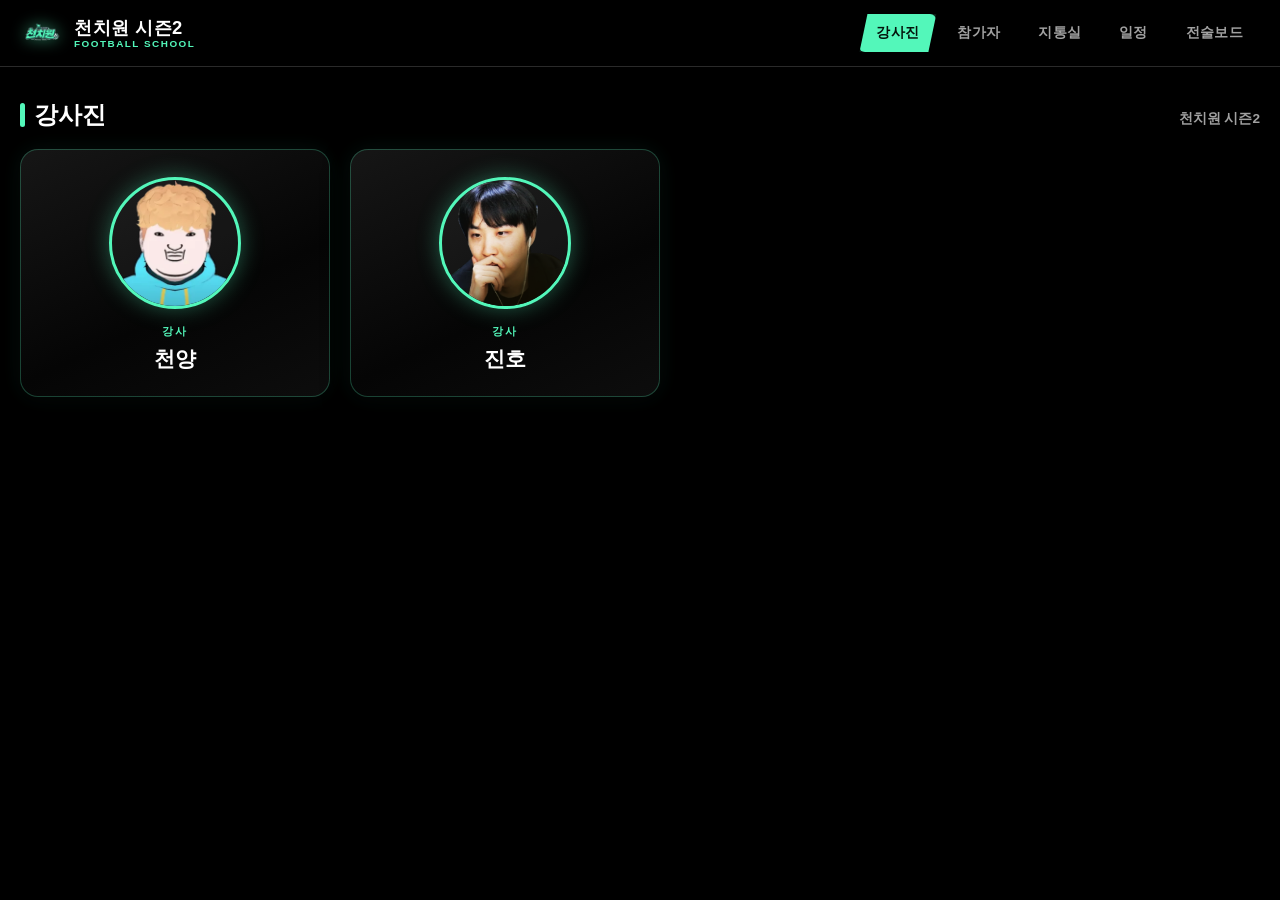
<file: index.html>
<!DOCTYPE html>
<html lang="ko">
<head>
<meta charset="UTF-8" />
<meta name="viewport" content="width=device-width, initial-scale=1.0" />
<title>천치원 시즌2</title>
<link rel="icon" href="logo.png" />
<link rel="stylesheet" href="css/style.css?v=161c374" />
<link rel="stylesheet" href="css/formation.css?v=161c374" />
</head>
<body>

<!-- 참가자 카드 방패형 테두리용 SVG clipPath: CSS clip-path: polygon()은 대각선 모서리가
     계단현상(jagged edge)으로 거칠게 보여서, 안티앨리어싱이 되는 SVG clipPath로 대체 -->
<svg width="0" height="0" style="position:absolute" aria-hidden="true">
  <defs>
    <clipPath id="participant-shield-clip" clipPathUnits="objectBoundingBox">
      <polygon points="0.1,0 0.9,0 1,0.1 1,0.85 0.5,1 0,0.85 0,0.1" />
    </clipPath>
  </defs>
</svg>

<div class="bg-glow"></div>

<header class="topbar">
  <div class="topbar-inner">
    <div class="brand">
      <img src="logo.png" alt="천치원 로고" class="brand-logo" />
      <div class="brand-text">
        <span class="brand-name club-name-slot">천치원 시즌2</span>
        <span class="brand-sub">FOOTBALL SCHOOL</span>
      </div>
    </div>
    <nav class="nav-tabs">
      <button class="nav-tab active" data-tab="tab-instructors">강사진</button>
      <button class="nav-tab" data-tab="tab-applicants">참가자</button>
      <button class="nav-tab" data-tab="tab-control">지통실</button>
      <button class="nav-tab" data-tab="tab-schedule">일정</button>
      <button class="nav-tab" data-tab="tab-board">전술보드</button>
    </nav>
  </div>
</header>

<main>

  <!-- ================= 강사진 ================= -->
  <section id="tab-instructors" class="tab-panel active">
    <div class="section-head">
      <h2 class="section-title">강사진</h2>
      <span class="section-sub club-name-slot">천치원 시즌2</span>
    </div>
    <div id="instructor-grid" class="instructor-grid"></div>
  </section>

  <!-- ================= 참가자 (FC26 시리즈 카드 스타일) ================= -->
  <section id="tab-applicants" class="tab-panel">
    <div class="section-head">
      <h2 class="section-title">참가자</h2>
      <span class="section-sub" id="post-feed-count">0명 참가</span>
    </div>
    <div class="post-feed-toolbar">
      <input id="post-feed-search" class="post-feed-search" type="text" placeholder="닉네임 검색..." autocomplete="off" />
      <div class="post-feed-sort-toolbar">
        <button id="post-feed-position-filter-btn" class="sort-btn" type="button">포지션별 필터</button>
        <button class="sort-btn" data-sort="likes">UP순</button>
      </div>
    </div>
    <div id="post-feed" class="post-feed"></div>
  </section>

  <!-- 포지션별 필터 팝업 (참가자 탭) -->
  <div id="position-filter-modal" class="modal-overlay" hidden>
    <div class="modal-panel position-filter-panel" role="dialog" aria-modal="true" aria-labelledby="position-filter-title">
      <div class="modal-head">
        <h3 id="position-filter-title">포지션</h3>
        <button id="position-filter-close" class="modal-close-btn" type="button" aria-label="닫기">×</button>
      </div>
      <div class="position-filter-rows">
        <div class="position-filter-row">
          <label class="position-filter-chip position-filter-chip--all"><input type="checkbox" data-group="fw" data-role="group-all" />FW 전체</label>
          <label class="position-filter-chip"><input type="checkbox" data-token="ST" data-group="fw" />ST</label>
          <label class="position-filter-chip"><input type="checkbox" data-token="CF" data-group="fw" />CF</label>
          <label class="position-filter-chip"><input type="checkbox" data-token="LW" data-group="fw" />LW</label>
          <label class="position-filter-chip"><input type="checkbox" data-token="RW" data-group="fw" />RW</label>
        </div>
        <div class="position-filter-row">
          <label class="position-filter-chip position-filter-chip--all"><input type="checkbox" data-group="mf" data-role="group-all" />MF 전체</label>
          <label class="position-filter-chip"><input type="checkbox" data-token="CM" data-group="mf" />CM</label>
          <label class="position-filter-chip"><input type="checkbox" data-token="CAM" data-group="mf" />CAM</label>
          <label class="position-filter-chip"><input type="checkbox" data-token="CDM" data-group="mf" />CDM</label>
          <label class="position-filter-chip"><input type="checkbox" data-token="LM" data-group="mf" />LM</label>
          <label class="position-filter-chip"><input type="checkbox" data-token="RM" data-group="mf" />RM</label>
        </div>
        <div class="position-filter-row">
          <label class="position-filter-chip position-filter-chip--all"><input type="checkbox" data-group="df" data-role="group-all" />DF 전체</label>
          <label class="position-filter-chip"><input type="checkbox" data-token="CB" data-group="df" />CB</label>
          <label class="position-filter-chip"><input type="checkbox" data-token="RB" data-group="df" />RB</label>
          <label class="position-filter-chip"><input type="checkbox" data-token="LB" data-group="df" />LB</label>
          <label class="position-filter-chip"><input type="checkbox" data-token="RWB" data-group="df" />RWB</label>
          <label class="position-filter-chip"><input type="checkbox" data-token="LWB" data-group="df" />LWB</label>
        </div>
        <div class="position-filter-row">
          <label class="position-filter-chip position-filter-chip--all"><input type="checkbox" data-group="gk" data-role="group-all" />GK 전체</label>
        </div>
        <div class="position-filter-row">
          <label class="position-filter-chip position-filter-chip--all"><input type="checkbox" data-role="none" />포지션 없음</label>
        </div>
      </div>
      <div class="modal-actions">
        <button id="position-filter-reset" class="sort-btn" type="button">초기화</button>
      </div>
    </div>
  </div>

  <!-- 포지션별 필터 팝업 (지통실 탭) -->
  <div id="control-position-filter-modal" class="modal-overlay" hidden>
    <div class="modal-panel position-filter-panel" role="dialog" aria-modal="true" aria-labelledby="control-position-filter-title">
      <div class="modal-head">
        <h3 id="control-position-filter-title">포지션</h3>
        <button id="control-position-filter-close" class="modal-close-btn" type="button" aria-label="닫기">×</button>
      </div>
      <div class="position-filter-rows">
        <div class="position-filter-row">
          <label class="position-filter-chip position-filter-chip--all"><input type="checkbox" data-group="fw" data-role="group-all" />FW 전체</label>
          <label class="position-filter-chip"><input type="checkbox" data-token="ST" data-group="fw" />ST</label>
          <label class="position-filter-chip"><input type="checkbox" data-token="CF" data-group="fw" />CF</label>
          <label class="position-filter-chip"><input type="checkbox" data-token="LW" data-group="fw" />LW</label>
          <label class="position-filter-chip"><input type="checkbox" data-token="RW" data-group="fw" />RW</label>
        </div>
        <div class="position-filter-row">
          <label class="position-filter-chip position-filter-chip--all"><input type="checkbox" data-group="mf" data-role="group-all" />MF 전체</label>
          <label class="position-filter-chip"><input type="checkbox" data-token="CM" data-group="mf" />CM</label>
          <label class="position-filter-chip"><input type="checkbox" data-token="CAM" data-group="mf" />CAM</label>
          <label class="position-filter-chip"><input type="checkbox" data-token="CDM" data-group="mf" />CDM</label>
          <label class="position-filter-chip"><input type="checkbox" data-token="LM" data-group="mf" />LM</label>
          <label class="position-filter-chip"><input type="checkbox" data-token="RM" data-group="mf" />RM</label>
        </div>
        <div class="position-filter-row">
          <label class="position-filter-chip position-filter-chip--all"><input type="checkbox" data-group="df" data-role="group-all" />DF 전체</label>
          <label class="position-filter-chip"><input type="checkbox" data-token="CB" data-group="df" />CB</label>
          <label class="position-filter-chip"><input type="checkbox" data-token="RB" data-group="df" />RB</label>
          <label class="position-filter-chip"><input type="checkbox" data-token="LB" data-group="df" />LB</label>
          <label class="position-filter-chip"><input type="checkbox" data-token="RWB" data-group="df" />RWB</label>
          <label class="position-filter-chip"><input type="checkbox" data-token="LWB" data-group="df" />LWB</label>
        </div>
        <div class="position-filter-row">
          <label class="position-filter-chip position-filter-chip--all"><input type="checkbox" data-group="gk" data-role="group-all" />GK 전체</label>
        </div>
        <div class="position-filter-row">
          <label class="position-filter-chip position-filter-chip--all"><input type="checkbox" data-role="none" />포지션 없음</label>
        </div>
      </div>
      <div class="modal-actions">
        <button id="control-position-filter-reset" class="sort-btn" type="button">초기화</button>
      </div>
    </div>
  </div>

  <!-- 포지션별 필터 팝업 (전술보드 탭) -->
  <div id="roster-position-filter-modal" class="modal-overlay" hidden>
    <div class="modal-panel position-filter-panel" role="dialog" aria-modal="true" aria-labelledby="roster-position-filter-title">
      <div class="modal-head">
        <h3 id="roster-position-filter-title">포지션</h3>
        <button id="roster-position-filter-close" class="modal-close-btn" type="button" aria-label="닫기">×</button>
      </div>
      <div class="position-filter-rows">
        <div class="position-filter-row">
          <label class="position-filter-chip position-filter-chip--all"><input type="checkbox" data-group="fw" data-role="group-all" />FW 전체</label>
          <label class="position-filter-chip"><input type="checkbox" data-token="ST" data-group="fw" />ST</label>
          <label class="position-filter-chip"><input type="checkbox" data-token="CF" data-group="fw" />CF</label>
          <label class="position-filter-chip"><input type="checkbox" data-token="LW" data-group="fw" />LW</label>
          <label class="position-filter-chip"><input type="checkbox" data-token="RW" data-group="fw" />RW</label>
        </div>
        <div class="position-filter-row">
          <label class="position-filter-chip position-filter-chip--all"><input type="checkbox" data-group="mf" data-role="group-all" />MF 전체</label>
          <label class="position-filter-chip"><input type="checkbox" data-token="CM" data-group="mf" />CM</label>
          <label class="position-filter-chip"><input type="checkbox" data-token="CAM" data-group="mf" />CAM</label>
          <label class="position-filter-chip"><input type="checkbox" data-token="CDM" data-group="mf" />CDM</label>
          <label class="position-filter-chip"><input type="checkbox" data-token="LM" data-group="mf" />LM</label>
          <label class="position-filter-chip"><input type="checkbox" data-token="RM" data-group="mf" />RM</label>
        </div>
        <div class="position-filter-row">
          <label class="position-filter-chip position-filter-chip--all"><input type="checkbox" data-group="df" data-role="group-all" />DF 전체</label>
          <label class="position-filter-chip"><input type="checkbox" data-token="CB" data-group="df" />CB</label>
          <label class="position-filter-chip"><input type="checkbox" data-token="RB" data-group="df" />RB</label>
          <label class="position-filter-chip"><input type="checkbox" data-token="LB" data-group="df" />LB</label>
          <label class="position-filter-chip"><input type="checkbox" data-token="RWB" data-group="df" />RWB</label>
          <label class="position-filter-chip"><input type="checkbox" data-token="LWB" data-group="df" />LWB</label>
        </div>
        <div class="position-filter-row">
          <label class="position-filter-chip position-filter-chip--all"><input type="checkbox" data-group="gk" data-role="group-all" />GK 전체</label>
        </div>
        <div class="position-filter-row">
          <label class="position-filter-chip position-filter-chip--all"><input type="checkbox" data-role="none" />포지션 없음</label>
        </div>
      </div>
      <div class="modal-actions">
        <button id="roster-position-filter-reset" class="sort-btn" type="button">초기화</button>
      </div>
    </div>
  </div>

  <!-- ================= 지통실 (방송 현황판) ================= -->
  <section id="tab-control" class="tab-panel">
    <div class="section-head">
      <h2 class="section-title">지통실</h2>
      <span class="section-sub" id="control-count">0명 참가</span>
    </div>
    <div class="control-toolbar">
      <button id="control-position-filter-btn" class="sort-btn" type="button">포지션별 필터</button>
      <button id="control-only-fc26" class="sort-btn active" type="button" title="방송 태그가 EA Sports FC 26인 방송만 보여줘요">잔디만 보기</button>
      <button id="control-refresh-btn" class="sort-btn control-refresh-btn" type="button">방송 새로고침</button>
    </div>
    <div id="control-grid" class="applicant-grid"></div>
  </section>

  <!-- ================= 일정 ================= -->
  <section id="tab-schedule" class="tab-panel">
    <div class="section-head">
      <h2 class="section-title">일정</h2>
      <span class="section-sub club-name-slot">천치원 시즌2</span>
    </div>

    <div class="calendar-toolbar">
      <button id="calendar-prev" class="calendar-nav-btn" aria-label="이전 달">‹</button>
      <span id="calendar-month-label" class="calendar-month-label">2026년 8월</span>
      <button id="calendar-next" class="calendar-nav-btn" aria-label="다음 달">›</button>
    </div>

    <div class="calendar-weekdays">
      <span class="calendar-weekday calendar-weekday--sun">일</span>
      <span class="calendar-weekday">월</span>
      <span class="calendar-weekday">화</span>
      <span class="calendar-weekday">수</span>
      <span class="calendar-weekday">목</span>
      <span class="calendar-weekday">금</span>
      <span class="calendar-weekday calendar-weekday--sat">토</span>
    </div>
    <div id="calendar-grid" class="calendar-grid"></div>
  </section>

  <!-- ================= 전술보드 ================= -->
  <section id="tab-board" class="tab-panel">
    <div class="section-head">
      <div class="board-title-row">
        <h2 class="section-title">전술보드</h2>
        <div class="orientation-toggle">
          <button id="orientation-landscape" class="sort-btn orientation-btn active" data-orientation="landscape" type="button">↔ 가로</button>
          <button id="orientation-portrait" class="sort-btn orientation-btn" data-orientation="portrait" type="button">↕ 세로</button>
        </div>
      </div>
    </div>

    <div class="board-stage">
      <div class="pitch-wrap">
        <div id="pitch" class="pitch">
          <svg viewBox="-2 -9 109 86" preserveAspectRatio="xMidYMid meet">
            <defs>
              <clipPath id="grassClip">
                <rect x="-2" y="-9" width="109" height="86" />
              </clipPath>
            </defs>

            <!-- 잔디: 그라운드뿐 아니라 위아래 사이드라인 밖 벤치 공간까지 같은 색으로 연장 -->
            <g clip-path="url(#grassClip)">
              <rect x="-2" y="-9" width="109" height="86" fill="#0d3d20" />
              <g fill="#0f4526">
                <rect x="-2"   y="-9" width="10.7" height="86" />
                <rect x="18.8" y="-9" width="10.7" height="86" />
                <rect x="39.9" y="-9" width="10.7" height="86" />
                <rect x="61"   y="-9" width="10.7" height="86" />
                <rect x="82.1" y="-9" width="10.7" height="86" />
                <rect x="103.2" y="-9" width="10.7" height="86" />
              </g>
            </g>

            <!-- 위아래 사이드라인 밖 벤치 공간 표시 -->
            <g fill="#e9fff2" fill-opacity="0.18" font-size="3.6" font-weight="700" letter-spacing="1.3" text-anchor="middle">
              <text x="52.5" y="-3">BENCH</text>
              <text x="52.5" y="73">BENCH</text>
            </g>
            <g fill="none" stroke="#e9fff2" stroke-width="0.35" stroke-opacity="0.85">
              <rect x="0" y="0" width="105" height="68" />
              <line x1="52.5" y1="0" x2="52.5" y2="68" />
              <circle cx="52.5" cy="34" r="9.15" />
              <rect x="0" y="13.84" width="16.5" height="40.32" />
              <rect x="0" y="24.84" width="5.5" height="18.32" />
              <path d="M 16.5 26.69 A 9.15 9.15 0 0 1 16.5 41.31" />
              <rect x="88.5" y="13.84" width="16.5" height="40.32" />
              <rect x="99.5" y="24.84" width="5.5" height="18.32" />
              <path d="M 88.5 26.69 A 9.15 9.15 0 0 0 88.5 41.31" />
              <path d="M -1.5 30.34 L 0 30.34" />
              <path d="M -1.5 37.66 L 0 37.66" />
              <path d="M 105 30.34 L 106.5 30.34" />
              <path d="M 105 37.66 L 106.5 37.66" />
              <path d="M 1 0 A 1 1 0 0 1 0 1" />
              <path d="M 0 67 A 1 1 0 0 1 1 68" />
              <path d="M 104 68 A 1 1 0 0 1 105 67" />
              <path d="M 105 1 A 1 1 0 0 1 104 0" />
            </g>
            <g fill="#e9fff2" fill-opacity="0.85">
              <circle cx="52.5" cy="34" r="0.35" />
              <circle cx="11" cy="34" r="0.35" />
              <circle cx="94" cy="34" r="0.35" />
            </g>
          </svg>
          <div id="pitch-tokens" class="pitch-tokens"></div>
        </div>
        <p id="pitch-hint" class="pitch-hint">그라운드 안은 선발, 위아래 사이드라인 밖 어두운 공간은 벤치예요. 다시 드래그해서 옮길 수 있고, ×를 누르거나 명단 쪽으로 끌면 제거돼요.</p>
      </div>

      <!-- 좌측 플로팅: 참가자 명단 -->
      <aside id="roster-panel" class="roster-floating">
        <div class="floating-panel-head">
          <h2 class="panel-title">👥 참가자 명단</h2>
          <button id="roster-toggle" class="floating-toggle-btn" aria-label="명단 접기/펼치기" title="명단 접기/펼치기">‹</button>
        </div>
        <div class="floating-panel-body">
          <div class="roster-add-form">
            <input id="roster-add-input" class="roster-add-input" type="text" placeholder="이름 직접 입력..." autocomplete="off" maxlength="20" />
            <button id="roster-add-btn" class="roster-add-btn" type="button" title="명단에 추가">＋ 직접추가</button>
          </div>
          <input id="roster-search" class="roster-search" type="text" placeholder="닉네임 검색..." autocomplete="off" />
          <div class="roster-sort-toolbar">
            <button id="roster-position-filter-btn" class="sort-btn roster-sort-btn" type="button">포지션별 필터</button>
          </div>
          <div id="roster-list" class="roster-list"></div>
        </div>
      </aside>

      <!-- 우측 플로팅: 그리기 · 보드 도구 -->
      <aside id="tools-panel" class="tools-floating">
        <div class="floating-panel-head">
          <h2 class="panel-title">🎨 도구</h2>
          <button id="tools-toggle" class="floating-toggle-btn" aria-label="도구 접기/펼치기" title="도구 접기/펼치기">›</button>
        </div>
        <div class="floating-panel-body">
          <div class="drawing-toolbar-v">
            <button id="btn-add-dummy" class="draw-btn draw-btn--dummy">🟢 더미선수 추가</button>
            <button id="draw-red" class="draw-btn draw-btn--red" data-color="red">🔴 빨간펜</button>
            <button id="draw-blue" class="draw-btn draw-btn--blue" data-color="blue">🔵 파란펜</button>
            <button id="draw-undo" class="draw-btn">↩ 되돌리기</button>
            <button id="draw-clear" class="draw-btn">🗑 그림 지우기</button>
            <span class="drawing-hint">ESC로 펜 끄기 · Ctrl+Z로 되돌리기</span>
          </div>
          <div class="board-toolbar-v">
            <button id="btn-screenshot" class="quick-link-btn">📸 그라운드 스크린샷</button>
            <button id="btn-clear" class="quick-link-btn">🗑 배치 초기화</button>
            <span id="placed-count" class="section-sub">그라운드 0 · 벤치 0 / 전체 0</span>
          </div>
        </div>
      </aside>
    </div>
  </section>

</main>

<button id="scroll-top-btn" class="scroll-top-btn" aria-label="맨 위로 이동" title="맨 위로">⬆</button>

<script src="js/data.js?v=161c374"></script>
<script src="js/main.js?v=161c374"></script>
</body>
</html>
</file>
<file: css/style.css>
/* =====================================================================
 * style.css — 천치원 시즌2 (검정 / 흰색 / 민트 #53f7ba)
 * ===================================================================== */

:root {
  --fc-bg: #000000;
  --fc-bg2: #0a0a0a;
  --fc-panel: #121212;
  --fc-panel-border: #2a2a2a;
  --fc-green: #53f7ba;      /* 로고 색상(민트) — 사이트 전체 포인트 컬러 */
  --fc-green-dim: #35c996;
  --fc-text: #ffffff;
  --fc-text-dim: #a1a1a1;

  /* 포지션 색상 — GK 노랑 / DF 파랑 / MF 초록 / FW 빨강, 미정은 흰색 */
  --pos-none: #ffffff;
  --pos-gk: #ffd166;
  --pos-df: #4d9fff;
  --pos-mf: #22c55e;
  --pos-fw: #ff5a5a;
}

* { box-sizing: border-box; }

html, body {
  margin: 0;
  padding: 0;
  background: var(--fc-bg);
  color: var(--fc-text);
  font-family: "Segoe UI", "Pretendard", "Malgun Gothic", Arial, sans-serif;
  overflow-x: hidden;
}

body {
  min-height: 100vh;
  position: relative;
}

.bg-glow {
  position: fixed;
  inset: 0;
  z-index: -1;
  background:
    radial-gradient(ellipse 900px 500px at 15% -10%, rgba(83,247,186,0.16), transparent 60%),
    radial-gradient(ellipse 700px 500px at 100% 10%, rgba(255,255,255,0.05), transparent 60%),
    linear-gradient(180deg, var(--fc-bg) 0%, var(--fc-bg2) 100%);
}

a { color: inherit; }

/* ---------------------------------------------------------------- */
/* Topbar / Nav                                                      */
/* ---------------------------------------------------------------- */
.topbar {
  position: sticky;
  top: 0;
  z-index: 50;
  background: rgba(0, 0, 0, 0.85);
  backdrop-filter: blur(10px);
  border-bottom: 1px solid var(--fc-panel-border);
}

/* 전술보드 탭에서는 상단 바를 고정하지 않는다 — 아래로 스크롤하면 진짜로
   화면 밖으로 넘어가서, 큰 그라운드만 화면 가득 보이는 프레젠테이션 모드가 된다 */
body.board-active .topbar {
  position: static;
}

/* ---------------------------------------------------------------- */
/* 맨 위로 이동 버튼 — 참가자/지통실처럼 목록이 긴 탭에서 어느 정도            */
/* 스크롤을 내리면 나타나서, 상단 메뉴로 바로 돌아갈 수 있게 해준다             */
/* ---------------------------------------------------------------- */
.scroll-top-btn {
  position: fixed;
  right: 24px;
  bottom: 24px;
  width: 48px;
  height: 48px;
  border-radius: 50%;
  background: var(--fc-green);
  color: #04140c;
  border: none;
  font-size: 1.25rem;
  font-weight: 900;
  line-height: 1;
  cursor: pointer;
  box-shadow: 0 8px 24px rgba(0,0,0,0.5), 0 0 18px rgba(83,247,186,0.35);
  opacity: 0;
  transform: translateY(12px);
  pointer-events: none;
  transition: opacity 0.2s ease, transform 0.2s ease, background 0.15s ease;
  z-index: 60;
}

.scroll-top-btn.visible {
  opacity: 1;
  transform: translateY(0);
  pointer-events: auto;
}

.scroll-top-btn:hover {
  background: var(--fc-green-dim);
}

.topbar-inner {
  max-width: 1600px;
  margin: 0 auto;
  padding: 12px 20px;
  display: flex;
  align-items: center;
  justify-content: space-between;
  gap: 20px;
  flex-wrap: wrap;
}

.brand {
  display: flex;
  align-items: center;
  gap: 12px;
}

.brand-logo {
  width: 42px;
  height: 42px;
  object-fit: contain;
  filter: drop-shadow(0 0 8px rgba(83,247,186,0.5));
}

.brand-text {
  display: flex;
  flex-direction: column;
  line-height: 1.15;
}

.brand-name {
  font-weight: 900;
  font-size: 1.15rem;
  letter-spacing: 0.5px;
}

.brand-sub {
  font-size: 0.62rem;
  letter-spacing: 1.5px;
  color: var(--fc-green);
  font-weight: 700;
}

.nav-tabs {
  display: flex;
  gap: 4px;
  flex-wrap: wrap;
}

.nav-tab {
  background: transparent;
  border: 1px solid transparent;
  color: var(--fc-text-dim);
  font-weight: 700;
  font-size: 0.85rem;
  padding: 9px 16px;
  border-radius: 6px;
  cursor: pointer;
  letter-spacing: 0.3px;
  transition: all 0.15s ease;
  clip-path: polygon(8px 0, 100% 0, calc(100% - 8px) 100%, 0 100%);
}

.nav-tab:hover {
  color: var(--fc-text);
  background: rgba(255,255,255,0.06);
}

.nav-tab.active {
  color: #04140c;
  background: var(--fc-green);
  box-shadow: 0 0 16px rgba(83,247,186,0.45);
}

/* ---------------------------------------------------------------- */
/* Layout                                                            */
/* ---------------------------------------------------------------- */
main {
  max-width: 1600px;
  margin: 0 auto;
  padding: 32px 20px 80px;
}

.tab-panel { display: none; animation: fadeIn 0.25s ease; }
.tab-panel.active { display: block; }

@keyframes fadeIn {
  from { opacity: 0; transform: translateY(6px); }
  to { opacity: 1; transform: translateY(0); }
}

@keyframes pulse { 0%,100% { opacity: 1; } 50% { opacity: 0.5; } }

/* ---------------------------------------------------------------- */
/* Section head / panel                                              */
/* ---------------------------------------------------------------- */
.section-head {
  display: flex;
  align-items: baseline;
  justify-content: space-between;
  flex-wrap: wrap;
  gap: 8px;
  margin-bottom: 18px;
}

.section-title {
  font-size: 1.5rem;
  font-weight: 900;
  margin: 0;
  position: relative;
  padding-left: 14px;
}

.section-title::before {
  content: "";
  position: absolute;
  left: 0; top: 4px; bottom: 4px;
  width: 5px;
  background: var(--fc-green);
  border-radius: 3px;
}

.section-sub { color: var(--fc-text-dim); font-size: 0.85rem; font-weight: 600; }

/* 지통실 — 필터 버튼들과 같은 줄, 맨 오른쪽에 놓이는 방송 새로고침 버튼
   (모양은 .sort-btn과 동일, 위치만 margin-left:auto로 오른쪽 끝에 붙임) */
.control-refresh-btn {
  margin-left: auto;
}

.control-refresh-btn:disabled {
  opacity: 0.5;
  cursor: default;
}

/* 전술보드 제목 옆 가로/세로 전환 버튼 */
.board-title-row {
  display: flex;
  align-items: center;
  gap: 12px;
  flex-wrap: wrap;
}

.orientation-toggle {
  display: flex;
  gap: 6px;
}

.orientation-btn {
  padding: 5px 12px;
  font-size: 0.75rem;
}

.panel {
  background: var(--fc-panel);
  border: 1px solid var(--fc-panel-border);
  border-radius: 14px;
  padding: 22px 24px;
}

.panel-title {
  margin: 0 0 14px;
  font-size: 1rem;
  font-weight: 800;
}

.quick-link-btn {
  background: rgba(83,247,186,0.08);
  border: 1px solid rgba(83,247,186,0.3);
  color: var(--fc-green);
  font-weight: 700;
  padding: 12px 16px;
  border-radius: 8px;
  cursor: pointer;
  text-align: left;
  font-size: 0.88rem;
  transition: all 0.15s ease;
}

.quick-link-btn:hover {
  background: rgba(83,247,186,0.16);
  transform: translateX(3px);
}

/* ---------------------------------------------------------------- */
/* 강사진                                                              */
/* ---------------------------------------------------------------- */
.instructor-grid {
  display: grid;
  grid-template-columns: repeat(auto-fit, minmax(220px, 1fr));
  gap: 20px;
  max-width: 640px;
}

.instructor-card {
  background: linear-gradient(155deg, #161616, #050505 60%, #0d0d0d);
  border-radius: 18px;
  padding: 28px 20px 24px;
  display: flex;
  flex-direction: column;
  align-items: center;
  text-decoration: none;
  cursor: pointer;
  box-shadow: 0 10px 26px rgba(0,0,0,0.6), inset 0 0 0 1px rgba(83,247,186,0.25), 0 0 24px rgba(83,247,186,0.08);
  transition: transform 0.18s ease, box-shadow 0.18s ease;
}

.instructor-card:hover {
  transform: translateY(-6px);
  box-shadow: 0 18px 34px rgba(0,0,0,0.6), inset 0 0 0 1px rgba(83,247,186,0.45), 0 0 28px rgba(83,247,186,0.14);
}

.instructor-photo-wrap {
  width: 132px;
  height: 132px;
  border-radius: 50%;
  overflow: hidden;
  border: 3px solid var(--fc-green);
  box-shadow: 0 0 22px rgba(83,247,186,0.35);
  margin-bottom: 16px;
  background: rgba(255,255,255,0.05);
}

.instructor-photo {
  width: 100%;
  height: 100%;
  object-fit: cover;
  object-position: center top;
}

.instructor-role {
  font-size: 0.68rem;
  font-weight: 800;
  letter-spacing: 2px;
  color: var(--fc-green);
  margin-bottom: 6px;
}

.instructor-name {
  font-size: 1.3rem;
  font-weight: 900;
  color: var(--fc-text);
  letter-spacing: 0.4px;
}

/* ---------------------------------------------------------------- */
/* 참가자 — 지원글 피드                                                  */
/* ---------------------------------------------------------------- */
.post-feed-toolbar {
  display: flex;
  align-items: center;
  flex-wrap: wrap;
  gap: 10px;
  margin-bottom: 18px;
}

.post-feed-search {
  flex: 1 1 220px;
  min-width: 160px;
  padding: 9px 12px;
  border-radius: 8px;
  border: 1px solid var(--fc-panel-border);
  background: var(--fc-bg2);
  color: var(--fc-text);
  font-size: 0.85rem;
}

.post-feed-search:focus {
  outline: none;
  border-color: var(--fc-green-dim);
}

.post-feed-sort-toolbar {
  display: flex;
  gap: 8px;
}

/* ---------------------------------------------------------------- */
/* 포지션별 필터 팝업 — 참가자 탭                                     */
/* ---------------------------------------------------------------- */
.modal-overlay {
  position: fixed;
  inset: 0;
  background: rgba(0,0,0,0.65);
  backdrop-filter: blur(4px);
  display: flex;
  align-items: center;
  justify-content: center;
  z-index: 200;
  padding: 20px;
}

.modal-overlay[hidden] { display: none; }

.modal-panel {
  background: var(--fc-panel);
  border: 1px solid var(--fc-panel-border);
  border-radius: 16px;
  padding: 20px 24px 24px;
  max-width: 560px;
  width: 100%;
  box-shadow: 0 24px 60px rgba(0,0,0,0.6);
}

.modal-head {
  display: flex;
  align-items: center;
  justify-content: center;
  position: relative;
  margin-bottom: 18px;
}

.modal-head h3 {
  margin: 0;
  font-size: 1.1rem;
  font-weight: 900;
}

.modal-close-btn {
  position: absolute;
  right: 0;
  top: 50%;
  transform: translateY(-50%);
  background: transparent;
  border: none;
  color: var(--fc-text-dim);
  font-size: 1.4rem;
  line-height: 1;
  cursor: pointer;
  padding: 4px 8px;
}

.modal-close-btn:hover { color: var(--fc-text); }

.position-filter-rows {
  display: flex;
  flex-direction: column;
  gap: 10px;
}

.position-filter-row {
  display: flex;
  flex-wrap: wrap;
  gap: 8px;
}

.position-filter-chip {
  display: inline-flex;
  align-items: center;
  gap: 6px;
  background: rgba(255,255,255,0.05);
  border: 1px solid var(--fc-panel-border);
  border-radius: 999px;
  padding: 8px 14px;
  font-size: 0.82rem;
  font-weight: 700;
  color: var(--fc-text-dim);
  cursor: pointer;
  transition: all 0.15s ease;
  user-select: none;
}

.position-filter-chip:hover {
  border-color: var(--fc-green-dim);
  color: var(--fc-text);
}

.position-filter-chip input[type="checkbox"] {
  accent-color: var(--fc-green);
  width: 15px;
  height: 15px;
  cursor: pointer;
}

.position-filter-chip.active {
  background: rgba(83,247,186,0.14);
  border-color: var(--fc-green);
  color: var(--fc-green);
}

.position-filter-chip--all {
  font-weight: 800;
}

.modal-actions {
  display: flex;
  justify-content: flex-end;
  margin-top: 18px;
}

/* 참가자 탭 — lckdraft.html의 방패형(육각) 카드 스타일을 그대로 가져옴:
   좌측 상단 포지션 / 중앙 사진 / 하단 이름 / 그 아래 천치원 로고 */
.post-feed {
  display: grid;
  grid-template-columns: repeat(auto-fill, minmax(150px, 1fr));
  gap: 22px;
}

.participant-card {
  display: block;
  text-decoration: none;
  color: inherit;
}

.participant-card-shape {
  width: 100%;
  aspect-ratio: 160 / 240;
  clip-path: url(#participant-shield-clip);
  background: linear-gradient(155deg, var(--fc-green), var(--fc-green-dim) 70%);
  padding: 3px;
  box-sizing: border-box;
  transition: transform 0.15s ease, filter 0.15s ease;
  /* 클리핑된 모서리를 별도 합성 레이어로 그려서 계단현상(자글거림)을 줄인다 */
  transform: translateZ(0);
  backface-visibility: hidden;
}

.participant-card:hover .participant-card-shape {
  transform: translateY(-4px);
  filter: brightness(1.1);
}

.participant-card-inner {
  width: 100%;
  height: 100%;
  clip-path: url(#participant-shield-clip);
  background: linear-gradient(155deg, rgba(83,247,186,0.28) 0%, #0a0a0a 55%, #000000 100%);
  position: relative;
  overflow: hidden;
}

.participant-card-pos {
  position: absolute;
  top: 12%;
  left: 10%;
  z-index: 2;
  font-weight: 900;
  font-size: 1.05rem;
  letter-spacing: 0.3px;
  color: #ffffff;
  -webkit-text-stroke: 1.5px #000000;
  paint-order: stroke fill;
  text-shadow: -1px -1px 0 #000, 1px -1px 0 #000, -1px 1px 0 #000, 1px 1px 0 #000;
}

.participant-card-photo {
  position: absolute;
  top: 17%;
  left: 10%;
  width: 80%;
  height: 46%;
  z-index: 1;
  border-radius: 6px;
  overflow: hidden;
  background: transparent;
  transform: translateZ(0);
  display: flex;
  align-items: center;
  justify-content: center;
}

.participant-card-photo img {
  width: 100%;
  height: 100%;
  object-fit: cover;
  display: block;
}

.participant-card-photo .applicant-avatar-fallback {
  font-size: 2rem;
  font-weight: 900;
  color: var(--fc-text-dim);
}

.participant-card-info {
  position: absolute;
  bottom: 8%;
  width: 100%;
  display: flex;
  flex-direction: column;
  align-items: center;
  gap: 6px;
}

.participant-card-name {
  font-weight: 800;
  font-size: 1.05rem;
  color: var(--fc-text);
  max-width: 88%;
  white-space: nowrap;
  overflow: hidden;
  text-overflow: ellipsis;
}

.participant-card-logo {
  width: 32px;
  height: 32px;
  object-fit: contain;
  filter: drop-shadow(0 0 4px rgba(83,247,186,0.4));
}

/* ---------------------------------------------------------------- */
/* 지통실 — 방송 현황판                                                  */
/* ---------------------------------------------------------------- */
.control-toolbar {
  display: flex;
  align-items: center;
  flex-wrap: wrap;
  gap: 8px;
  margin-bottom: 20px;
}

.sort-btn {
  background: var(--fc-panel);
  border: 1px solid var(--fc-panel-border);
  color: var(--fc-text-dim);
  font-weight: 700;
  font-size: 0.8rem;
  padding: 8px 14px;
  border-radius: 999px;
  cursor: pointer;
  transition: all 0.15s ease;
}

.sort-btn:hover { color: var(--fc-text); }

.sort-btn.active {
  background: var(--fc-green);
  border-color: var(--fc-green);
  color: #04140c;
  box-shadow: 0 0 12px rgba(83,247,186,0.4);
}

.applicant-loading {
  color: var(--fc-text-dim);
  padding: 40px 0;
  text-align: center;
}

.applicant-grid {
  display: grid;
  grid-template-columns: repeat(auto-fill, minmax(270px, 1fr));
  gap: 18px;
}

.applicant-card {
  background: var(--fc-panel);
  border: 2px solid var(--pos-color, var(--pos-none));
  border-radius: 14px;
  padding: 16px;
  display: flex;
  flex-direction: column;
  gap: 12px;
  transition: box-shadow 0.15s ease, opacity 0.15s ease;
}

.applicant-card.is-live {
  box-shadow: 0 0 0 1px rgba(83,247,186,0.25), 0 0 20px rgba(83,247,186,0.1);
}

/* 방송 중이 아닌 참가자는 어둡게 표시 */
.applicant-card:not(.is-live) {
  opacity: 0.55;
}

.applicant-card:not(.is-live):hover {
  opacity: 0.85;
}

.applicant-head {
  display: flex;
  align-items: center;
  gap: 12px;
  position: relative;
}

.applicant-avatar {
  width: 48px;
  height: 48px;
  border-radius: 50%;
  overflow: hidden;
  flex-shrink: 0;
  background: rgba(255,255,255,0.06);
  border: 2px solid var(--fc-panel-border);
  display: flex;
  align-items: center;
  justify-content: center;
}

.applicant-avatar img {
  width: 100%;
  height: 100%;
  object-fit: cover;
}

.applicant-avatar-fallback {
  font-weight: 800;
  color: var(--fc-text-dim);
  font-size: 1rem;
}

.applicant-head-text {
  min-width: 0;
  flex: 1;
}

.applicant-name {
  font-weight: 800;
  font-size: 1rem;
  white-space: nowrap;
  overflow: hidden;
  text-overflow: ellipsis;
}

.applicant-id {
  font-size: 0.72rem;
  color: var(--fc-text-dim);
}

.position-badge {
  flex-shrink: 0;
  font-size: 0.65rem;
  font-weight: 800;
  letter-spacing: 0.3px;
  padding: 3px 9px;
  border-radius: 999px;
  border: 1px solid var(--pos-color, var(--pos-none));
  color: var(--pos-color, var(--pos-none));
  background: rgba(255,255,255,0.04);
}

.applicant-live-badge {
  background: #ff4d4d;
  color: #fff;
  font-size: 0.62rem;
  font-weight: 800;
  letter-spacing: 0.5px;
  padding: 3px 8px;
  border-radius: 999px;
  animation: pulse 1.5s infinite;
  flex-shrink: 0;
}

.applicant-thumb-wrap {
  width: 100%;
  aspect-ratio: 16 / 9;
  border-radius: 10px;
  overflow: hidden;
  background: #0a0a0a;
  display: flex;
  align-items: center;
  justify-content: center;
  border: 1px solid var(--fc-panel-border);
}

.applicant-thumb-link {
  display: block;
  width: 100%;
  height: 100%;
  cursor: pointer;
}

.applicant-thumb {
  width: 100%;
  height: 100%;
  object-fit: cover;
  transition: transform 0.2s ease;
}

.applicant-thumb-link:hover .applicant-thumb {
  transform: scale(1.04);
}

.applicant-thumb-loading,
.applicant-thumb-offline {
  color: var(--fc-text-dim);
  font-size: 0.78rem;
  font-weight: 600;
  text-align: center;
  padding: 0 12px;
}

.applicant-actions {
  display: grid;
  grid-template-columns: 1fr;
  gap: 8px;
}

.applicant-actions a,
.applicant-actions button {
  font-family: inherit;
  text-decoration: none;
  text-align: center;
  font-weight: 700;
  font-size: 0.8rem;
  padding: 9px 8px;
  border-radius: 8px;
  cursor: pointer;
  transition: all 0.15s ease;
}

.btn-station {
  background: rgba(255,255,255,0.06);
  border: 1px solid rgba(255,255,255,0.25);
  color: var(--fc-text);
}

.btn-station:hover {
  background: rgba(255,255,255,0.12);
}

/* ---------------------------------------------------------------- */
/* 일정 — 달력                                                          */
/* ---------------------------------------------------------------- */
.calendar-toolbar {
  display: flex;
  align-items: center;
  justify-content: center;
  gap: 18px;
  margin-bottom: 20px;
}

.calendar-nav-btn {
  width: 34px;
  height: 34px;
  border-radius: 50%;
  background: var(--fc-panel);
  border: 1px solid var(--fc-panel-border);
  color: var(--fc-text);
  font-size: 1.1rem;
  line-height: 1;
  cursor: pointer;
  transition: all 0.15s ease;
}

.calendar-nav-btn:hover {
  background: rgba(83,247,186,0.12);
  border-color: var(--fc-green);
  color: var(--fc-green);
}

.calendar-month-label {
  font-size: 1.15rem;
  font-weight: 900;
  min-width: 130px;
  text-align: center;
}

.calendar-weekdays {
  display: grid;
  grid-template-columns: repeat(7, 1fr);
  gap: 8px;
  margin: 0 auto 8px;
}

.calendar-weekday {
  text-align: center;
  font-size: 0.75rem;
  font-weight: 800;
  color: var(--fc-text-dim);
  padding: 4px 0;
}

.calendar-weekday--sun { color: var(--pos-fw); }
.calendar-weekday--sat { color: var(--fc-green); }

.calendar-grid {
  display: grid;
  grid-template-columns: repeat(7, 1fr);
  gap: 8px;
  margin: 0 auto;
}

.calendar-cell {
  aspect-ratio: 1 / 1;
  background: var(--fc-panel);
  border: 1px solid var(--fc-panel-border);
  border-radius: 10px;
  padding: 8px;
  display: flex;
  flex-direction: column;
  gap: 4px;
  overflow: hidden;
}

.calendar-cell--empty {
  background: transparent;
  border-color: transparent;
}

.calendar-cell--sun .calendar-day-num { color: var(--pos-fw); }
.calendar-cell--sat .calendar-day-num { color: var(--fc-green); }

.calendar-cell.has-event {
  border-color: var(--fc-green);
  box-shadow: 0 0 0 1px rgba(83,247,186,0.3), 0 0 16px rgba(83,247,186,0.12);
}

/* 오늘 날짜(대한민국 시간 기준) — 배경을 밝혀서 한눈에 띄게 한다 */
.calendar-cell--today {
  background: rgba(83,247,186,0.22);
  border-color: var(--fc-green);
}

.calendar-cell--today .calendar-day-num {
  color: var(--fc-green);
}

.calendar-day-num {
  font-weight: 800;
  font-size: 0.85rem;
}

.calendar-event {
  background: rgba(83,247,186,0.14);
  border-radius: 6px;
  padding: 3px 6px;
  line-height: 1.3;
}

.calendar-event-time {
  display: block;
  color: var(--fc-green);
  font-weight: 800;
  font-size: 0.6rem;
}

.calendar-event-title {
  display: block;
  color: var(--fc-text);
  font-weight: 700;
  font-size: 0.68rem;
  word-break: keep-all;
}

@media (max-width: 640px) {
  .calendar-cell { aspect-ratio: auto; min-height: 62px; padding: 6px; }
  .calendar-day-num { font-size: 0.75rem; }
}
</file>
<file: css/formation.css>
/* =====================================================================
 * formation.css — 포메이션 짜기 페이지
 * ===================================================================== */

/* ---------------------------------------------------------------- */
/* Board stage — 그라운드가 화면을 거의 다 채우고, 명단/도구는 위에 떠있는
   플로팅 패널로 양옆에 배치된다 (tacticalboard.html 참고) */
/* ---------------------------------------------------------------- */
.board-stage {
  position: relative;
  min-height: 90vh;
  display: flex;
  align-items: center;
  justify-content: center;
}

.pitch-wrap {
  width: 100%;
}

/* 드래그 중 놓을 수 있는 영역 강조 */
.drop-target {
  outline: 2px dashed var(--fc-green);
  outline-offset: -6px;
  background: rgba(83, 247, 186, 0.06);
}

/* ---------------------------------------------------------------- */
/* 좌/우 플로팅 패널 공용 — 참가자 명단(좌) / 그리기·보드 도구(우)              */
/* ---------------------------------------------------------------- */
.roster-floating,
.tools-floating {
  position: absolute;
  top: 16px;
  width: 220px;
  max-height: calc(90vh - 32px);
  display: flex;
  flex-direction: column;
  background: rgba(10, 10, 10, 0.92);
  backdrop-filter: blur(8px);
  border: 1px solid var(--fc-panel-border);
  border-radius: 14px;
  box-shadow: 0 12px 32px rgba(0, 0, 0, 0.55);
  z-index: 15;
  overflow: hidden;
  transition: width 0.25s ease;
}

/* 그라운드와 살짝 떨어지도록 가장자리에 딱 붙이지 않고 여백을 둔다 */
.roster-floating { left: 16px; }
.tools-floating { right: 16px; }

.floating-panel-head {
  flex-shrink: 0;
  display: flex;
  align-items: center;
  justify-content: space-between;
  gap: 8px;
  padding: 14px 14px 0;
}

.floating-panel-head .panel-title {
  margin: 0;
  font-size: 0.92rem;
  white-space: nowrap;
}

.floating-toggle-btn {
  flex-shrink: 0;
  width: 26px;
  height: 26px;
  border-radius: 7px;
  background: var(--fc-bg2);
  border: 1px solid var(--fc-panel-border);
  color: var(--fc-text-dim);
  cursor: pointer;
  font-size: 0.9rem;
  transition: color 0.15s, border-color 0.15s, transform 0.25s ease;
}

.floating-toggle-btn:hover {
  color: var(--fc-text);
  border-color: var(--fc-green);
}

.floating-panel-body {
  padding: 12px 14px 14px;
  overflow-y: auto;
  min-height: 0;
  flex: 1 1 auto;
  display: flex;
  flex-direction: column;
}

/* 접힌 상태: 토글 버튼만 남기고 본문은 숨김, 폭도 좁아짐 */
.roster-floating.collapsed,
.tools-floating.collapsed {
  width: 46px;
}

.roster-floating.collapsed .floating-panel-body,
.tools-floating.collapsed .floating-panel-body,
.roster-floating.collapsed .panel-title,
.tools-floating.collapsed .panel-title {
  display: none;
}

.roster-floating.collapsed .floating-toggle-btn,
.tools-floating.collapsed .floating-toggle-btn {
  transform: rotate(180deg);
}

@media (max-width: 960px) {
  .board-stage { display: block; min-height: 0; }
  .roster-floating, .tools-floating {
    position: static;
    width: 100%;
    max-height: none;
    margin-bottom: 16px;
    background: var(--fc-panel);
    backdrop-filter: none;
  }
  .roster-floating.collapsed, .tools-floating.collapsed { width: 100%; }
  .roster-floating.collapsed .floating-panel-body, .roster-floating.collapsed .panel-title,
  .tools-floating.collapsed .floating-panel-body, .tools-floating.collapsed .panel-title { display: flex; }
  .roster-floating.collapsed .panel-title, .tools-floating.collapsed .panel-title { display: block; }
  .floating-toggle-btn { display: none; }
}

/* ---------------------------------------------------------------- */
/* 그리기 · 보드 도구 (우측 플로팅 패널 안)                                */
/* ---------------------------------------------------------------- */
.drawing-toolbar-v {
  display: flex;
  flex-direction: column;
  gap: 8px;
  margin-bottom: 16px;
  padding-bottom: 16px;
  border-bottom: 1px solid var(--fc-panel-border);
}

.board-toolbar-v {
  display: flex;
  flex-direction: column;
  gap: 10px;
}

.draw-btn {
  background: var(--fc-panel);
  border: 1px solid var(--fc-panel-border);
  color: var(--fc-text-dim);
  font-weight: 700;
  font-size: 0.8rem;
  padding: 9px 14px;
  border-radius: 8px;
  cursor: pointer;
  text-align: left;
  transition: all 0.15s ease;
}

.draw-btn:hover { color: var(--fc-text); }

.draw-btn--red.active {
  background: rgba(255, 90, 90, 0.16);
  border-color: var(--pos-fw);
  color: var(--pos-fw);
  box-shadow: 0 0 10px rgba(255, 90, 90, 0.35);
}

.draw-btn--blue.active {
  background: rgba(77, 159, 255, 0.16);
  border-color: var(--pos-df);
  color: var(--pos-df);
  box-shadow: 0 0 10px rgba(77, 159, 255, 0.35);
}

.draw-btn--dummy {
  background: rgba(83, 247, 186, 0.1);
  border-color: var(--fc-green-dim);
  color: var(--fc-green);
}

.draw-btn--dummy:hover {
  background: rgba(83, 247, 186, 0.18);
  color: var(--fc-green);
}

.drawing-hint {
  color: var(--fc-text-dim);
  font-size: 0.68rem;
  line-height: 1.5;
}

/* ---------------------------------------------------------------- */
/* 참가자 명단 (플로팅 좌측 패널 안)                                       */
/* ---------------------------------------------------------------- */
/* 직접추가 — 명단에 없는 이름을 직접 입력해서 추가 */
.roster-add-form {
  display: flex;
  gap: 6px;
  margin-bottom: 10px;
}

.roster-add-input {
  flex: 1 1 auto;
  min-width: 0;
  padding: 9px 10px;
  border-radius: 8px;
  border: 1px solid var(--fc-panel-border);
  background: var(--fc-bg2);
  color: var(--fc-text);
  font-size: 0.85rem;
}

.roster-add-input:focus {
  outline: none;
  border-color: var(--fc-green-dim);
}

.roster-add-btn {
  flex: 0 0 auto;
  padding: 0 12px;
  border-radius: 8px;
  border: 1px solid var(--fc-green-dim);
  background: var(--fc-green);
  color: #04140c;
  font-weight: 800;
  font-size: 0.76rem;
  white-space: nowrap;
  cursor: pointer;
  transition: filter 0.15s;
}

.roster-add-btn:hover {
  filter: brightness(1.08);
}

.roster-search {
  width: 100%;
  padding: 9px 12px;
  margin-bottom: 10px;
  border-radius: 8px;
  border: 1px solid var(--fc-panel-border);
  background: var(--fc-bg2);
  color: var(--fc-text);
  font-size: 0.85rem;
}

.roster-search:focus {
  outline: none;
  border-color: var(--fc-green-dim);
}

.roster-sort-toolbar {
  display: flex;
  gap: 6px;
  margin-bottom: 10px;
}

.roster-sort-toolbar .sort-btn {
  flex: 1;
  padding: 6px 8px;
  font-size: 0.72rem;
  text-align: center;
}

.roster-list {
  overflow-y: auto;
  display: flex;
  flex-direction: column;
  gap: 5px;
  flex: 1 1 auto;
  min-height: 0;
  padding-right: 2px;
  /* 사이트 디자인에 맞춘 자체 스크롤바 */
  scrollbar-width: thin;
  scrollbar-color: var(--fc-green-dim) transparent;
}

.roster-list::-webkit-scrollbar {
  width: 7px;
}
.roster-list::-webkit-scrollbar-track {
  background: transparent;
}
.roster-list::-webkit-scrollbar-thumb {
  background: var(--fc-green-dim);
  border-radius: 8px;
}
.roster-list::-webkit-scrollbar-thumb:hover {
  background: var(--fc-green);
}

.roster-chip {
  position: relative;
  display: flex;
  align-items: center;
  gap: 10px;
  padding: 8px 10px;
  border-radius: 10px;
  background: rgba(255, 255, 255, 0.03);
  border: 2px solid var(--pos-color, transparent);
  cursor: grab;
  user-select: none;
  touch-action: none;
  transition: background 0.15s;
}

.roster-chip:hover {
  background: rgba(83, 247, 186, 0.08);
}

/* 직접 추가한 선수 칩에만 붙는 삭제(×) 버튼 */
.roster-chip--custom {
  padding-right: 26px;
}

.roster-chip-remove {
  position: absolute;
  top: 5px;
  right: 6px;
  width: 16px;
  height: 16px;
  border-radius: 50%;
  border: none;
  background: rgba(255, 77, 77, 0.85);
  color: #fff;
  font-size: 11px;
  line-height: 15px;
  text-align: center;
  padding: 0;
  cursor: pointer;
  opacity: 0.75;
  transition: opacity 0.15s;
}

.roster-chip-remove:hover {
  opacity: 1;
}

.roster-chip.placed {
  opacity: 0.32;
  cursor: default;
  pointer-events: none;
}

.roster-avatar {
  width: 34px;
  height: 34px;
  border-radius: 50%;
  background: var(--fc-green);
  color: #04140c;
  font-weight: 800;
  font-size: 0.85rem;
  display: flex;
  align-items: center;
  justify-content: center;
  flex-shrink: 0;
  position: relative;
  overflow: hidden;
}

/* 이름(위) / 포지션 배지(아래) 두 줄로 쌓이는 텍스트 영역 */
.roster-chip-text {
  display: flex;
  flex-direction: column;
  align-items: flex-start;
  gap: 4px;
  flex: 1 1 auto;
  min-width: 0;
}

.roster-name {
  max-width: 100%;
  font-size: 0.85rem;
  font-weight: 700;
  color: var(--fc-text);
  white-space: nowrap;
  overflow: hidden;
  text-overflow: ellipsis;
}

.roster-position-badge {
  flex-shrink: 0;
  font-size: 0.62rem;
  font-weight: 800;
  letter-spacing: 0.3px;
  padding: 2px 9px;
  border-radius: 999px;
  background: var(--pos-color, var(--pos-none));
  color: #04140c;
}

/* ---------------------------------------------------------------- */
/* Pitch — 그라운드 + 사이드라인 밖 벤치 공간을 포함한 넓은 판                  */
/* ---------------------------------------------------------------- */
.pitch {
  position: relative;
  /* tacticalboard.html처럼 그라운드가 화면을 거의 다 채우도록 뷰포트 높이의 90%를
     기준으로 폭을 역산한다. 109:86은 실제 축구장(105m x 68m) 비율에 최대한 가깝게,
     사이드라인 밖 벤치 공간만 얇게 더한 비율이다. (실제 크기는 JS가 화면에 맞춰 다시 계산함) */
  width: min(100%, calc(90vh * 109 / 86));
  margin: 0 auto;
  aspect-ratio: 109 / 86;
  border-radius: 12px;
  overflow: hidden;
  box-shadow: 0 0 0 1px var(--fc-panel-border), 0 24px 60px rgba(0, 0, 0, 0.55);
}

.pitch svg {
  position: absolute;
  inset: 0;
  width: 100%;
  height: 100%;
  display: block;
}

.pitch-tokens {
  position: absolute;
  inset: 0;
}

/* 그리기 캔버스 — 평소엔 잔디 위/선수 칩 아래에 조용히 잉크만 보여주다가,
   펜이 활성화되면(.active) 선수 칩보다도 위로 올라와서 어디든 그릴 수 있게 된다 */
.drawing-canvas {
  position: absolute;
  inset: 0;
  width: 100%;
  height: 100%;
  z-index: 3;
  pointer-events: none;
  touch-action: none;
}

.drawing-canvas.active {
  z-index: 6;
  pointer-events: auto;
  cursor: crosshair;
}

.pitch-hint {
  text-align: center;
  color: var(--fc-text-dim);
  font-size: 0.78rem;
  margin: 10px 0 0;
}

/* ---------------------------------------------------------------- */
/* 선수 칩 공용 스타일 (그라운드 / 벤치 공간 / 드래그 고스트)                   */
/* ---------------------------------------------------------------- */
.player-chip {
  border-radius: 50%;
  background: radial-gradient(circle at 35% 30%, #1b2530, var(--fc-panel));
  border: 2px solid var(--pos-color, var(--fc-green));
  display: flex;
  align-items: center;
  justify-content: center;
  text-align: center;
  cursor: grab;
  touch-action: none;
  box-shadow: 0 4px 12px rgba(0, 0, 0, 0.45);
  user-select: none;
  padding: 2px;
}

.player-chip--field {
  position: absolute;
  width: 12%;
  aspect-ratio: 1 / 1;
  min-width: 36px;
  max-width: 62px;
  transform: translate(-50%, -50%);
  z-index: 5;
  transition: left 0.35s cubic-bezier(0.34, 1.2, 0.36, 1), top 0.35s cubic-bezier(0.34, 1.2, 0.36, 1);
}

/* 더미선수 — 이름/사진 없이 사이트 메인 컬러(민트)로만 채운 표시용 코인.
   크기/드래그 트랜지션은 참가자 코인(.player-chip--field)과 동일하게 그대로 물려받는다 */
.player-chip--dummy {
  background: var(--fc-green);
  border-color: var(--fc-green-dim);
}

/* 더미선수 코인 중앙에 크게 박히는 번호 — 추가한 순서대로 1, 2, 3... */
.dummy-number {
  font-weight: 900;
  color: #04140c;
  line-height: 1;
  pointer-events: none;
  user-select: none;
}

/* 드래그로 직접 옮기는 중에는 트랜지션 없이 손가락(커서)을 바로 따라가야 함 */
.player-chip--field.dragging {
  transition: none;
}

/* 사이드라인 밖 벤치 공간에 놓인 선수는 점선 테두리로 구분 (포지션 색은 유지) */
.player-chip--bench-zone {
  border-style: dashed;
}

.player-chip--ghost {
  position: fixed;
  width: 50px;
  height: 50px;
  top: 0;
  left: 0;
  transform: translate(-50%, -50%);
  z-index: 999;
  opacity: 0.85;
  pointer-events: none;
}

.player-chip.dragging {
  cursor: grabbing;
  box-shadow: 0 0 0 3px rgba(83, 247, 186, 0.4), 0 10px 24px rgba(0, 0, 0, 0.55);
  z-index: 30;
  /* 옮기는 동안 원본은 숨기고 고스트만 보이게 해서, 칩 자체가 마우스를
     따라다니는 것처럼 보이게 한다 (명단 칩은 이 클래스가 안 붙어 그대로 남음) */
  opacity: 0;
}

/* 드래그 중인 선수를 이 칩 위에 놓으면 서로 자리를 바꿈 */
.player-chip.swap-target {
  border-color: var(--fc-text);
  box-shadow: 0 0 0 3px rgba(255, 255, 255, 0.5), 0 10px 24px rgba(0, 0, 0, 0.55);
  transform: translate(-50%, -50%) scale(1.12);
  z-index: 20;
}

.token-name {
  font-size: 9px;
  line-height: 1.05;
  color: var(--fc-text);
  font-weight: 700;
  word-break: keep-all;
  overflow: hidden;
  max-height: 100%;
  pointer-events: none;
}

.token-remove {
  position: absolute;
  top: -6px;
  right: -6px;
  width: 18px;
  height: 18px;
  border-radius: 50%;
  background: #ff4d4d;
  color: #fff;
  font-size: 12px;
  line-height: 17px;
  text-align: center;
  cursor: pointer;
  opacity: 0;
  transition: opacity 0.15s;
  border: 1px solid rgba(0, 0, 0, 0.35);
}

.player-chip:hover .token-remove,
.player-chip:focus-within .token-remove {
  opacity: 1;
}

@media (max-width: 640px) {
  .token-remove { opacity: 1; }
}

/* ---------------------------------------------------------------- */
/* 참가자 프로필 사진 적용 시 (SOOP API 로 비동기 로드)                      */
/* 캔버스에 한 번만 그려서 넣기 때문에(정지 프레임), 원본이 움직이는 GIF여도     */
/* 전술보드에서는 애니메이션되지 않는다                                     */
/* ---------------------------------------------------------------- */
.avatar-canvas {
  position: absolute;
  inset: 0;
  width: 100%;
  height: 100%;
  border-radius: 50%;
  display: block;
  pointer-events: none;
}

/* roster-chip--photo 클래스는 .roster-avatar 자기 자신에 붙는다 (캔버스가 이미
   position:absolute 로 뒤의 글자보다 위에 그려지긴 하지만, 안전하게 글자 색도 지운다) */
.roster-avatar.roster-chip--photo {
  background-color: transparent;
  color: transparent;
}

.player-chip--photo .token-name {
  position: absolute;
  left: 50%;
  bottom: 2px;
  transform: translateX(-50%);
  max-width: 92%;
  white-space: nowrap;
  overflow: hidden;
  text-overflow: ellipsis;
  background: rgba(0, 0, 0, 0.6);
  padding: 1px 5px;
  border-radius: 5px;
  color: #fff;
  z-index: 1;
}
</file>
